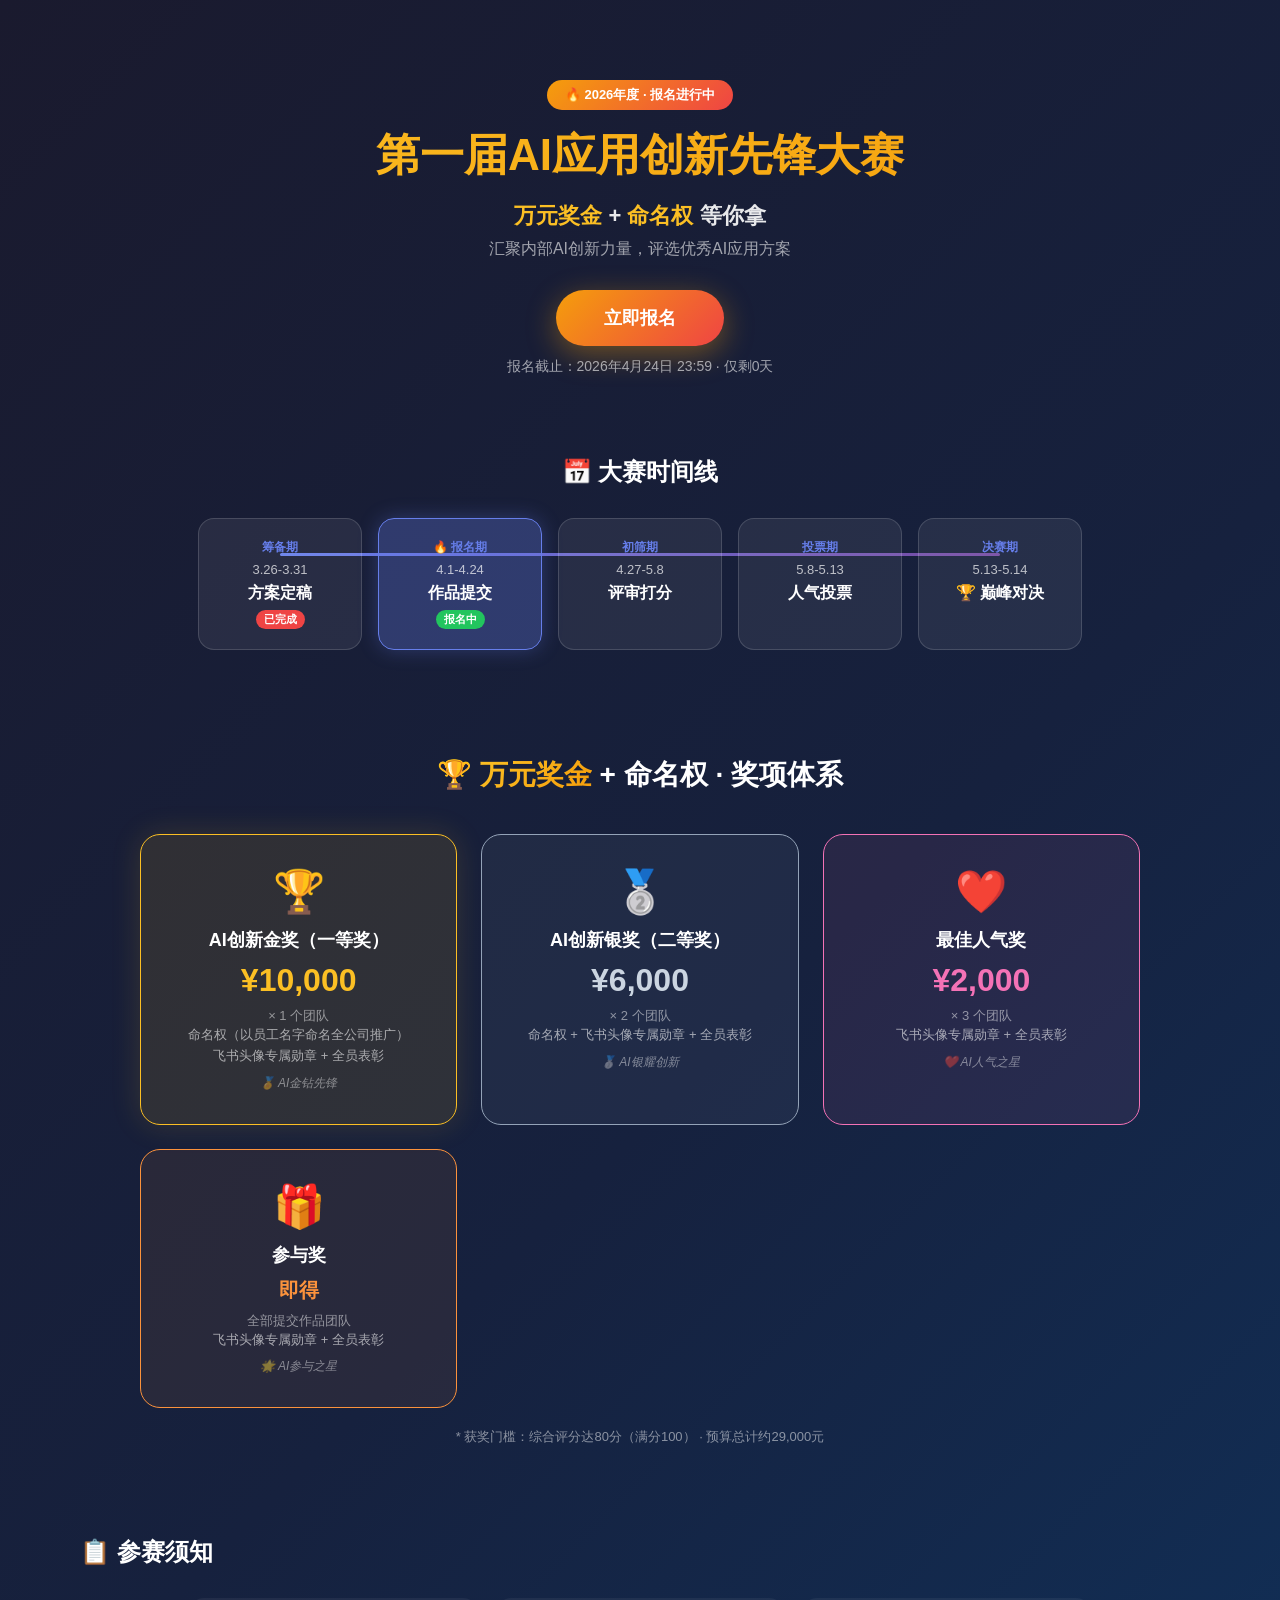
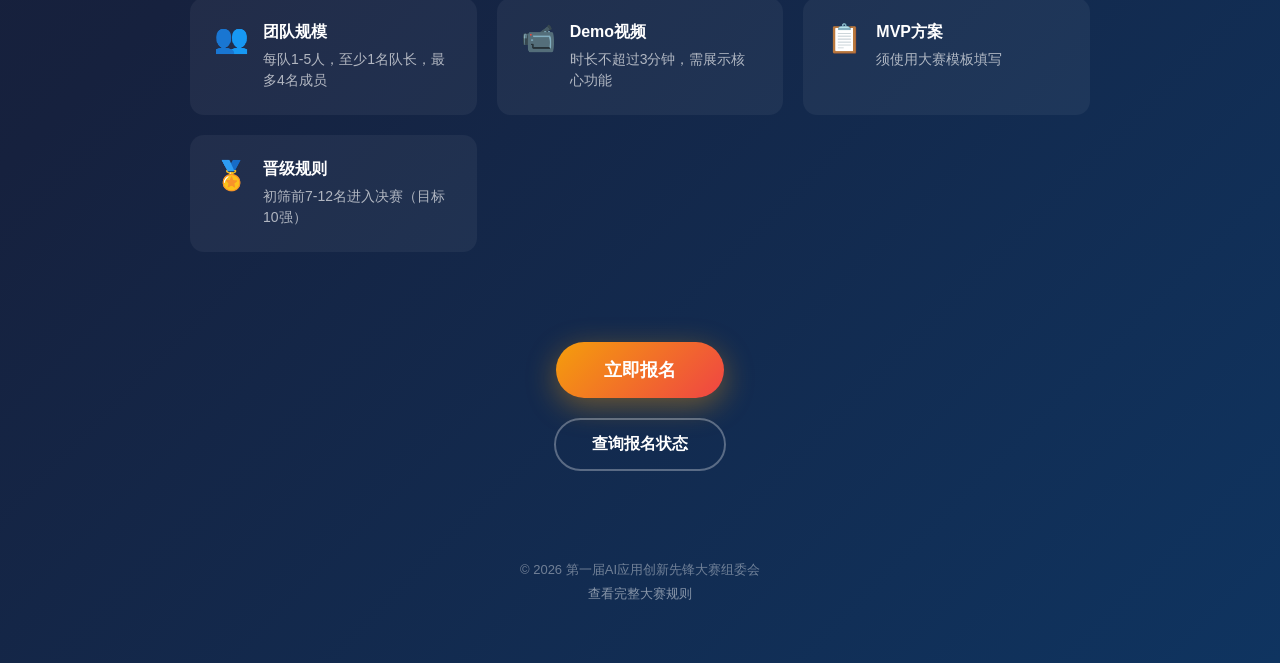
<file: index.html>
<!DOCTYPE html>
<html lang="zh-CN">
<head>
    <meta charset="UTF-8">
    <meta name="viewport" content="width=device-width, initial-scale=1.0">
    <title>第一届AI应用创新先锋大赛</title>
    <style>
        * { margin: 0; padding: 0; box-sizing: border-box; }
        body {
            font-family: -apple-system, BlinkMacSystemFont, 'Segoe UI', Roboto, 'Helvetica Neue', Arial, sans-serif;
            background: linear-gradient(135deg, #1a1a2e 0%, #16213e 50%, #0f3460 100%);
            min-height: 100vh;
            color: #fff;
        }
        .container { max-width: 1200px; margin: 0 auto; padding: 20px; }

        /* Header */
        header { text-align: center; padding: 60px 20px 40px; }
        .badge { display: inline-block; background: linear-gradient(135deg, #f59e0b, #ef4444); padding: 6px 18px; border-radius: 20px; font-size: 13px; font-weight: 600; margin-bottom: 16px; animation: pulse 2s infinite; }
        @keyframes pulse { 0%,100%{opacity:1} 50%{opacity:0.7} }
        h1 { font-size: 44px; font-weight: 800; margin-bottom: 16px; background: linear-gradient(135deg, #fbbf24, #f59e0b); -webkit-background-clip: text; -webkit-text-fill-color: transparent; background-clip: text; }
        .slogan { font-size: 22px; color: rgba(255,255,255,0.9); margin-bottom: 8px; font-weight: 600; }
        .slogan span { color: #fbbf24; }
        .subtitle { font-size: 16px; color: rgba(255,255,255,0.6); margin-bottom: 30px; }
        .cta-btn { display: inline-block; padding: 16px 48px; border-radius: 30px; font-size: 18px; font-weight: 700; text-decoration: none; background: linear-gradient(135deg, #f59e0b, #ef4444); color: #fff; box-shadow: 0 8px 30px rgba(245,158,11,0.4); transition: transform 0.3s; }
        .cta-btn:hover { transform: translateY(-3px) scale(1.02); }
        .countdown { font-size: 14px; color: rgba(255,255,255,0.6); margin-top: 12px; }

        /* Timeline */
        .timeline-section { padding: 40px 20px; text-align: center; }
        .section-title { font-size: 24px; font-weight: 700; margin-bottom: 30px; color: #fff; }
        .timeline { display: flex; justify-content: center; gap: 0; flex-wrap: wrap; max-width: 900px; margin: 0 auto; position: relative; }
        .timeline::before { content:''; position: absolute; top: 35px; left: 10%; right: 10%; height: 3px; background: linear-gradient(90deg, #667eea, #764ba2); border-radius: 2px; z-index: 0; }
        .timeline-item { background: rgba(255,255,255,0.07); border: 1px solid rgba(255,255,255,0.15); border-radius: 16px; padding: 20px 24px; text-align: center; min-width: 160px; flex: 1; position: relative; z-index: 1; margin: 0 8px 16px; }
        .timeline-item.active { background: rgba(102,126,234,0.3); border-color: #667eea; box-shadow: 0 0 20px rgba(102,126,234,0.3); }
        .timeline-phase { font-size: 12px; color: #667eea; font-weight: 600; margin-bottom: 6px; }
        .timeline-date { font-size: 13px; color: rgba(255,255,255,0.7); margin-bottom: 6px; }
        .timeline-title { font-size: 16px; font-weight: 600; }
        .timeline-tag { display: inline-block; background: #ef4444; color: #fff; font-size: 11px; padding: 2px 8px; border-radius: 10px; margin-top: 6px; font-weight: 600; }
        .timeline-tag.active-tag { background: #22c55e; }

        /* Awards */
        .awards-section { padding: 50px 20px; }
        .awards-title { text-align: center; font-size: 28px; font-weight: 800; margin-bottom: 40px; }
        .awards-title span { background: linear-gradient(135deg, #fbbf24, #f59e0b); -webkit-background-clip: text; -webkit-text-fill-color: transparent; background-clip: text; }
        .awards-grid { display: grid; grid-template-columns: repeat(auto-fit, minmax(240px, 1fr)); gap: 24px; max-width: 1000px; margin: 0 auto; }
        .award-card { background: rgba(255,255,255,0.06); border: 1px solid rgba(255,255,255,0.12); border-radius: 20px; padding: 32px 24px; text-align: center; transition: transform 0.3s; }
        .award-card:hover { transform: translateY(-4px); }
        .award-card.gold { border-color: #fbbf24; background: rgba(251,191,36,0.1); box-shadow: 0 0 30px rgba(251,191,36,0.15); }
        .award-card.silver { border-color: #94a3b8; background: rgba(148,163,184,0.08); }
        .award-card.popularity { border-color: #f472b6; background: rgba(244,114,182,0.08); }
        .award-card.participation { border-color: #fb923c; background: rgba(251,146,60,0.08); }
        .award-icon { font-size: 42px; margin-bottom: 12px; }
        .award-name { font-size: 18px; font-weight: 700; margin-bottom: 10px; }
        .award-money { font-size: 32px; font-weight: 800; margin-bottom: 8px; }
        .award-card.gold .award-money { color: #fbbf24; }
        .award-card.silver .award-money { color: #cbd5e1; }
        .award-card.popularity .award-money { color: #f472b6; }
        .award-card.participation .award-money { color: #fb923c; font-size: 20px; }
        .award-reward { font-size: 13px; color: rgba(255,255,255,0.6); line-height: 1.6; }
        .award-quantity { font-size: 13px; color: rgba(255,255,255,0.5); margin-top: 6px; }
        .award-note { font-size: 12px; color: rgba(255,255,255,0.45); margin-top: 8px; font-style: italic; }

        /* Rules */
        .rules-section { padding: 40px 20px; }
        .rules-grid { display: grid; grid-template-columns: repeat(auto-fit, minmax(280px, 1fr)); gap: 20px; max-width: 900px; margin: 0 auto; }
        .rule-item { background: rgba(255,255,255,0.05); border-radius: 14px; padding: 24px; display: flex; gap: 14px; align-items: flex-start; }
        .rule-icon { font-size: 28px; flex-shrink: 0; }
        .rule-title { font-size: 16px; font-weight: 600; margin-bottom: 6px; }
        .rule-desc { font-size: 14px; color: rgba(255,255,255,0.65); line-height: 1.5; }

        /* CTA */
        .cta-section { text-align: center; padding: 50px 20px; }
        .cta-buttons { display: flex; justify-content: center; gap: 16px; flex-wrap: wrap; margin-top: 20px; }
        .btn-secondary { display: inline-block; padding: 14px 36px; border-radius: 30px; font-size: 16px; font-weight: 600; text-decoration: none; background: transparent; border: 2px solid rgba(255,255,255,0.3); color: #fff; transition: all 0.3s; }
        .btn-secondary:hover { border-color: #667eea; color: #667eea; }

        /* Footer */
        footer { text-align: center; padding: 40px 20px; color: rgba(255,255,255,0.4); font-size: 13px; }
        footer a { color: rgba(255,255,255,0.5); text-decoration: none; }
    </style>
</head>
<body>
    <div class="container">
        <!-- Header -->
        <header>
            <div class="badge">🔥 2026年度 · 报名进行中</div>
            <h1>第一届AI应用创新先锋大赛</h1>
            <p class="slogan"><span>万元奖金</span> + <span>命名权</span> 等你拿</p>
            <p class="subtitle">汇聚内部AI创新力量，评选优秀AI应用方案</p>
            <a href="register.html" class="cta-btn">立即报名</a>
            <p class="countdown">报名截止：2026年4月24日 23:59 · 仅剩<span id="daysLeft">--</span>天</p>
        </header>

        <!-- Timeline -->
        <section class="timeline-section">
            <h2 class="section-title">📅 大赛时间线</h2>
            <div class="timeline">
                <div class="timeline-item">
                    <div class="timeline-phase">筹备期</div>
                    <div class="timeline-date">3.26-3.31</div>
                    <div class="timeline-title">方案定稿</div>
                    <div class="timeline-tag">已完成</div>
                </div>
                <div class="timeline-item active">
                    <div class="timeline-phase">🔥 报名期</div>
                    <div class="timeline-date">4.1-4.24</div>
                    <div class="timeline-title">作品提交</div>
                    <div class="timeline-tag active-tag">报名中</div>
                </div>
                <div class="timeline-item">
                    <div class="timeline-phase">初筛期</div>
                    <div class="timeline-date">4.27-5.8</div>
                    <div class="timeline-title">评审打分</div>
                </div>
                <div class="timeline-item">
                    <div class="timeline-phase">投票期</div>
                    <div class="timeline-date">5.8-5.13</div>
                    <div class="timeline-title">人气投票</div>
                </div>
                <div class="timeline-item">
                    <div class="timeline-phase">决赛期</div>
                    <div class="timeline-date">5.13-5.14</div>
                    <div class="timeline-title">🏆 巅峰对决</div>
                </div>
            </div>
        </section>

        <!-- Awards -->
        <section class="awards-section">
            <h2 class="awards-title">🏆 <span>万元奖金</span> + 命名权 · 奖项体系</h2>
            <div class="awards-grid">
                <div class="award-card gold">
                    <div class="award-icon">🏆</div>
                    <div class="award-name">AI创新金奖（一等奖）</div>
                    <div class="award-money">¥10,000</div>
                    <div class="award-quantity">× 1 个团队</div>
                    <div class="award-reward">命名权（以员工名字命名全公司推广）<br>飞书头像专属勋章 + 全员表彰</div>
                    <div class="award-note">🏅 AI金钻先锋</div>
                </div>
                <div class="award-card silver">
                    <div class="award-icon">🥈</div>
                    <div class="award-name">AI创新银奖（二等奖）</div>
                    <div class="award-money">¥6,000</div>
                    <div class="award-quantity">× 2 个团队</div>
                    <div class="award-reward">命名权 + 飞书头像专属勋章 + 全员表彰</div>
                    <div class="award-note">🥈 AI银耀创新</div>
                </div>
                <div class="award-card popularity">
                    <div class="award-icon">❤️</div>
                    <div class="award-name">最佳人气奖</div>
                    <div class="award-money">¥2,000</div>
                    <div class="award-quantity">× 3 个团队</div>
                    <div class="award-reward">飞书头像专属勋章 + 全员表彰</div>
                    <div class="award-note">❤️ AI人气之星</div>
                </div>
                <div class="award-card participation">
                    <div class="award-icon">🎁</div>
                    <div class="award-name">参与奖</div>
                    <div class="award-money">即得</div>
                    <div class="award-quantity">全部提交作品团队</div>
                    <div class="award-reward">飞书头像专属勋章 + 全员表彰</div>
                    <div class="award-note">🌟 AI参与之星</div>
                </div>
            </div>
            <p style="text-align:center; margin-top: 20px; font-size: 13px; color: rgba(255,255,255,0.5);">
                * 获奖门槛：综合评分达80分（满分100） · 预算总计约29,000元
            </p>
        </section>

        <!-- Rules -->
        <section class="rules-section">
            <h2 class="section-title">📋 参赛须知</h2>
            <div class="rules-grid">
                <div class="rule-item">
                    <div class="rule-icon">👥</div>
                    <div>
                        <div class="rule-title">团队规模</div>
                        <div class="rule-desc">每队1-5人，至少1名队长，最多4名成员</div>
                    </div>
                </div>
                <div class="rule-item">
                    <div class="rule-icon">📹</div>
                    <div>
                        <div class="rule-title">Demo视频</div>
                        <div class="rule-desc">时长不超过3分钟，需展示核心功能</div>
                    </div>
                </div>
                <div class="rule-item">
                    <div class="rule-icon">📋</div>
                    <div>
                        <div class="rule-title">MVP方案</div>
                        <div class="rule-desc">须使用大赛模板填写</div>
                    </div>
                </div>
                <div class="rule-item">
                    <div class="rule-icon">🏅</div>
                    <div>
                        <div class="rule-title">晋级规则</div>
                        <div class="rule-desc">初筛前7-12名进入决赛（目标10强）</div>
                    </div>
                </div>
            </div>
        </section>

        <!-- CTA -->
        <section class="cta-section">
            <a href="register.html" class="cta-btn">立即报名</a>
            <div class="cta-buttons">
                <a href="status.html" class="btn-secondary">查询报名状态</a>
            </div>
        </section>

        <footer>
            <p>© 2026 第一届AI应用创新先锋大赛组委会</p>
            <p style="margin-top:6px;"><a href="https://www.feishu.cn/docx/KZYNdGGPnoaiNfxXM1ycy3xan6g">查看完整大赛规则</a></p>
        </footer>
    </div>

    <script>
        // 倒计时
        const end = new Date('2026-04-24T23:59:59+08:00');
        const now = new Date();
        const diff = Math.ceil((end - now) / (1000 * 60 * 60 * 24));
        document.getElementById('daysLeft').textContent = Math.max(0, diff);
    </script>
</body>
</html>
</file>
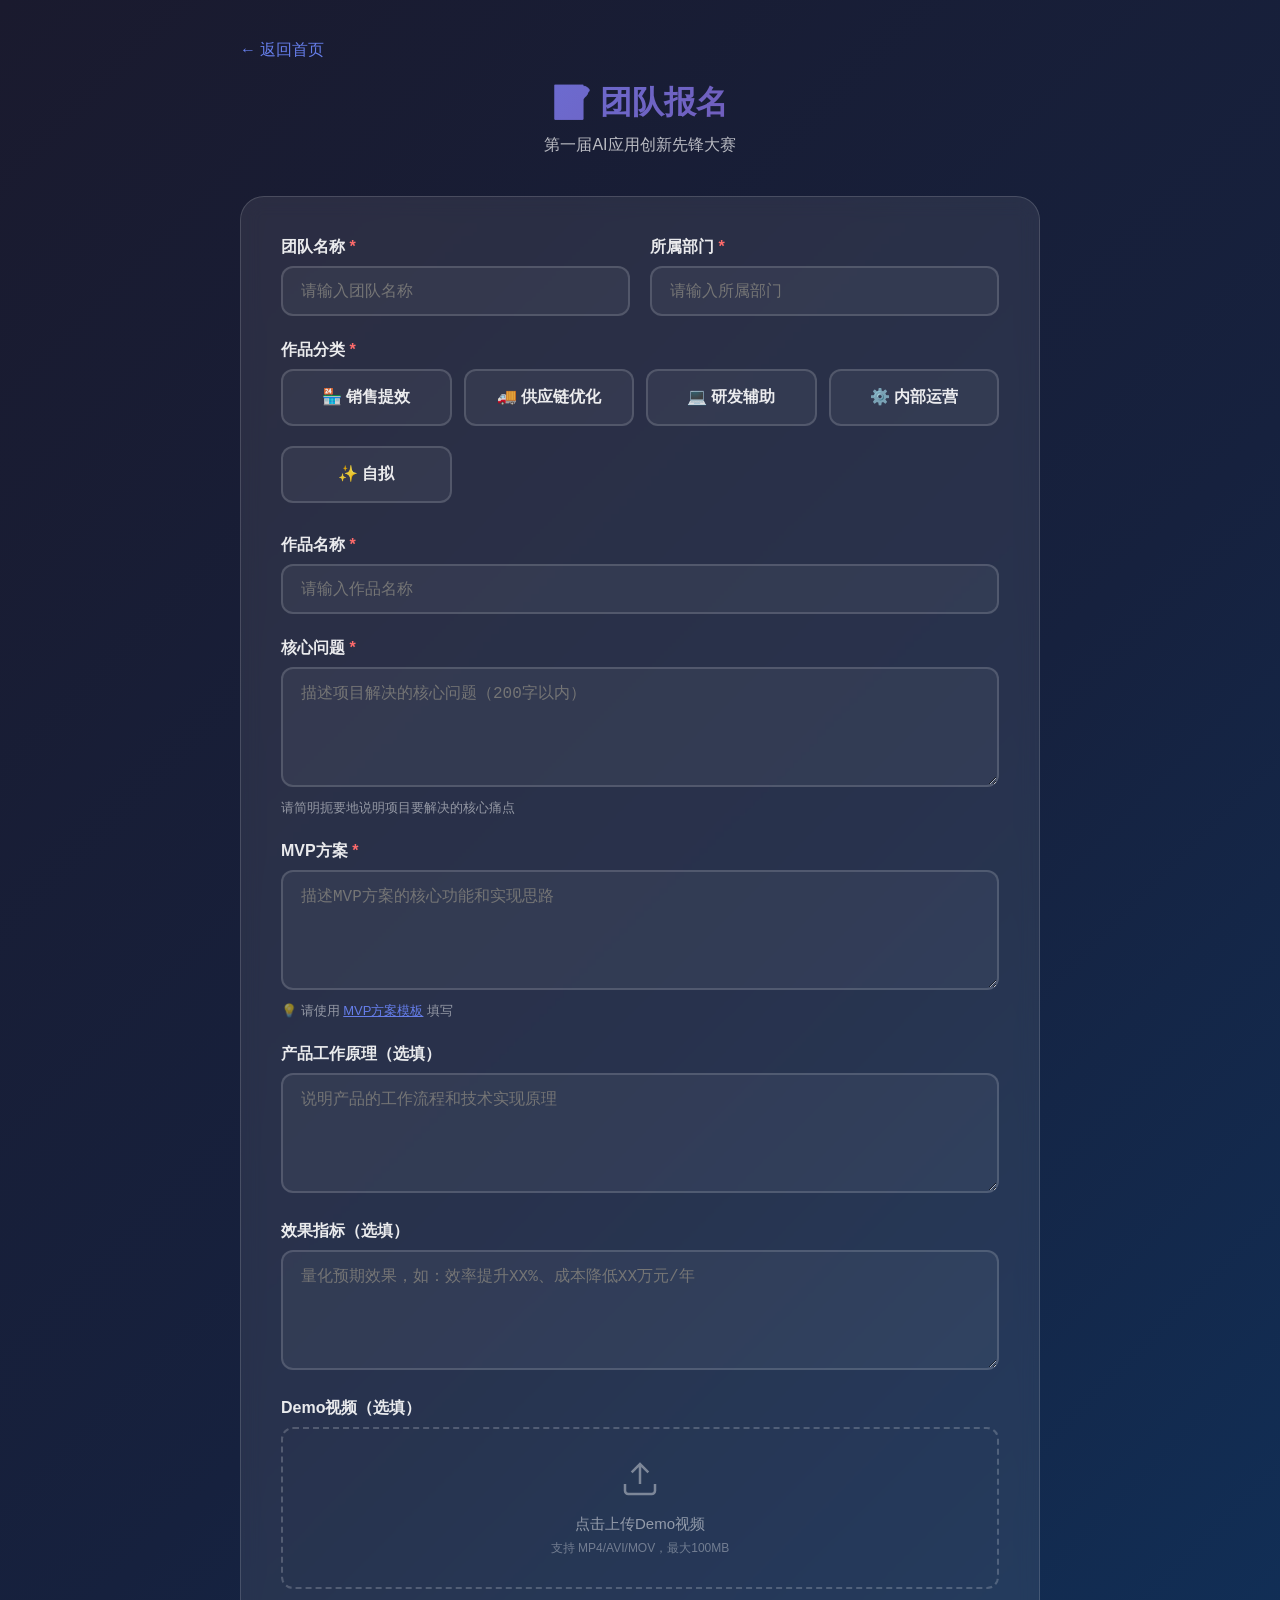
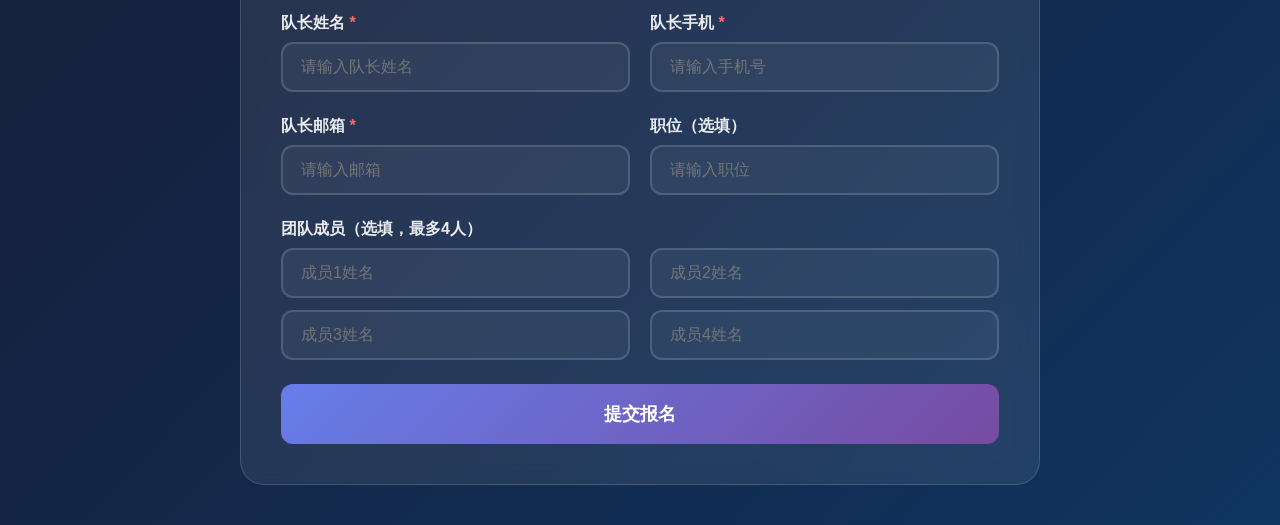
<file: register.html>
<!DOCTYPE html>
<html lang="zh-CN">
<head>
    <meta charset="UTF-8">
    <meta name="viewport" content="width=device-width, initial-scale=1.0">
    <title>团队报名 - AI应用创新先锋大赛</title>
    <style>
        * {
            margin: 0;
            padding: 0;
            box-sizing: border-box;
        }
        body {
            font-family: -apple-system, BlinkMacSystemFont, 'Segoe UI', Roboto, 'Helvetica Neue', Arial, sans-serif;
            background: linear-gradient(135deg, #1a1a2e 0%, #16213e 50%, #0f3460 100%);
            min-height: 100vh;
            color: #fff;
            padding: 40px 20px;
        }
        .container {
            max-width: 800px;
            margin: 0 auto;
        }
        header {
            text-align: center;
            margin-bottom: 40px;
        }
        h1 {
            font-size: 32px;
            margin-bottom: 10px;
            background: linear-gradient(135deg, #667eea 0%, #764ba2 100%);
            -webkit-background-clip: text;
            -webkit-text-fill-color: transparent;
            background-clip: text;
        }
        .subtitle {
            color: rgba(255,255,255,0.7);
        }
        .back-link {
            color: #667eea;
            text-decoration: none;
            display: inline-flex;
            align-items: center;
            gap: 5px;
            margin-bottom: 20px;
        }
        .form-card {
            background: rgba(255,255,255,0.08);
            backdrop-filter: blur(10px);
            border: 1px solid rgba(255,255,255,0.15);
            border-radius: 24px;
            padding: 40px;
        }
        .form-group {
            margin-bottom: 24px;
        }
        label {
            display: block;
            font-weight: 600;
            margin-bottom: 8px;
            color: rgba(255,255,255,0.9);
        }
        label .required {
            color: #ff6b6b;
        }
        input, select, textarea {
            width: 100%;
            padding: 14px 18px;
            border: 2px solid rgba(255,255,255,0.15);
            border-radius: 12px;
            background: rgba(255,255,255,0.05);
            color: #fff;
            font-size: 16px;
            transition: border-color 0.3s;
        }
        input:focus, select:focus, textarea:focus {
            outline: none;
            border-color: #667eea;
        }
        textarea {
            min-height: 120px;
            resize: vertical;
        }
        .form-row {
            display: grid;
            grid-template-columns: 1fr 1fr;
            gap: 20px;
        }
        @media (max-width: 600px) {
            .form-row {
                grid-template-columns: 1fr;
            }
        }
        .category-options {
            display: grid;
            grid-template-columns: repeat(auto-fit, minmax(150px, 1fr));
            gap: 12px;
        }
        .category-option {
            background: rgba(255,255,255,0.05);
            border: 2px solid rgba(255,255,255,0.15);
            border-radius: 12px;
            padding: 16px;
            text-align: center;
            cursor: pointer;
            transition: all 0.3s;
        }
        .category-option:hover {
            border-color: #667eea;
        }
        .category-option input {
            display: none;
        }
        .category-option.selected {
            background: rgba(102, 126, 234, 0.2);
            border-color: #667eea;
        }
        .btn-submit {
            width: 100%;
            padding: 18px;
            background: linear-gradient(135deg, #667eea 0%, #764ba2 100%);
            border: none;
            border-radius: 12px;
            color: #fff;
            font-size: 18px;
            font-weight: 600;
            cursor: pointer;
            transition: transform 0.3s, box-shadow 0.3s;
        }
        .btn-submit:hover {
            transform: translateY(-2px);
            box-shadow: 0 10px 30px rgba(102, 126, 234, 0.4);
        }
        .note {
            font-size: 13px;
            color: rgba(255,255,255,0.5);
            margin-top: 8px;
        }
        .upload-area {
            border: 2px dashed rgba(255,255,255,0.2);
            border-radius: 12px;
            padding: 30px 20px;
            text-align: center;
            cursor: pointer;
            transition: border-color 0.3s, background 0.3s;
            position: relative;
        }
        .upload-area:hover {
            border-color: #667eea;
            background: rgba(102,126,234,0.05);
        }
        .upload-area.drag-over {
            border-color: #667eea;
            background: rgba(102,126,234,0.1);
        }
        .upload-placeholder {
            color: rgba(255,255,255,0.5);
        }
        .upload-placeholder svg {
            margin-bottom: 8px;
            color: rgba(255,255,255,0.4);
        }
        .upload-placeholder p {
            margin: 4px 0;
            font-size: 15px;
        }
        .upload-placeholder span {
            font-size: 12px;
            opacity: 0.7;
        }
        .upload-success {
            display: flex;
            align-items: center;
            gap: 10px;
            justify-content: center;
            color: #667eea;
            font-size: 14px;
        }
        .file-icon { font-size: 20px; }
        .remove-file {
            background: rgba(255,255,255,0.1);
            border: none;
            border-radius: 50%;
            color: rgba(255,255,255,0.6);
            width: 24px;
            height: 24px;
            cursor: pointer;
            font-size: 16px;
            line-height: 24px;
            transition: background 0.2s;
        }
        .remove-file:hover {
            background: rgba(255,100,100,0.3);
            color: #ff6b6b;
        }
        /* 成功提示弹窗 */
        .modal-overlay {
            display: none;
            position: fixed;
            top: 0; left: 0; right: 0; bottom: 0;
            background: rgba(0,0,0,0.6);
            backdrop-filter: blur(4px);
            z-index: 9999;
            align-items: center;
            justify-content: center;
        }
        .modal-overlay.show { display: flex; }
        .modal-card {
            background: linear-gradient(135deg, #1a1a2e 0%, #16213e 100%);
            border: 1px solid rgba(102,126,234,0.4);
            border-radius: 24px;
            padding: 40px;
            max-width: 420px;
            width: 90%;
            text-align: center;
            box-shadow: 0 20px 60px rgba(102,126,234,0.3);
            animation: modalIn 0.3s ease;
        }
        @keyframes modalIn {
            from { opacity: 0; transform: scale(0.9); }
            to { opacity: 1; transform: scale(1); }
        }
        .modal-icon {
            font-size: 56px;
            margin-bottom: 16px;
        }
        .modal-title {
            font-size: 22px;
            font-weight: 700;
            background: linear-gradient(135deg, #667eea, #764ba2);
            -webkit-background-clip: text;
            -webkit-text-fill-color: transparent;
            margin-bottom: 12px;
        }
        .modal-info {
            color: rgba(255,255,255,0.75);
            font-size: 15px;
            line-height: 1.7;
            margin-bottom: 24px;
        }
        .modal-btn {
            background: linear-gradient(135deg, #667eea, #764ba2);
            border: none;
            border-radius: 12px;
            color: #fff;
            font-size: 16px;
            font-weight: 600;
            padding: 14px 40px;
            cursor: pointer;
            transition: transform 0.2s, box-shadow 0.2s;
        }
        .modal-btn:hover {
            transform: translateY(-2px);
            box-shadow: 0 8px 24px rgba(102,126,234,0.4);
        }
    </style>
</head>
<body>
    <div class="container">
        <a href="index.html" class="back-link">← 返回首页</a>
        
        <header>
            <h1>📝 团队报名</h1>
            <p class="subtitle">第一届AI应用创新先锋大赛</p>
        </header>

        <div class="form-card">
            <form id="registerForm">
                <div class="form-row">
                    <div class="form-group">
                        <label>团队名称 <span class="required">*</span></label>
                        <input type="text" name="teamName" required placeholder="请输入团队名称">
                    </div>
                    <div class="form-group">
                        <label>所属部门 <span class="required">*</span></label>
                        <input type="text" name="department" required placeholder="请输入所属部门">
                    </div>
                </div>

                <div class="form-group">
                    <label>作品分类 <span class="required">*</span></label>
                    <div class="category-options">
                        <label class="category-option">
                            <input type="radio" name="category" value="sales" required>
                            <div>🏪 销售提效</div>
                        </label>
                        <label class="category-option">
                            <input type="radio" name="category" value="supply">
                            <div>🚚 供应链优化</div>
                        </label>
                        <label class="category-option">
                            <input type="radio" name="category" value="rd">
                            <div>💻 研发辅助</div>
                        </label>
                        <label class="category-option">
                            <input type="radio" name="category" value="operation">
                            <div>⚙️ 内部运营</div>
                        </label>
                        <label class="category-option">
                            <input type="radio" name="category" value="custom">
                            <div>✨ 自拟</div>
                        </label>
                    </div>
                </div>

                <div class="form-group">
                    <label>作品名称 <span class="required">*</span></label>
                    <input type="text" name="projectName" required placeholder="请输入作品名称">
                </div>

                <div class="form-group">
                    <label>核心问题 <span class="required">*</span></label>
                    <textarea name="problem" required placeholder="描述项目解决的核心问题（200字以内）"></textarea>
                    <div class="note">请简明扼要地说明项目要解决的核心痛点</div>
                </div>

                <div class="form-group">
                    <label>MVP方案 <span class="required">*</span></label>
                    <textarea name="mvp" required placeholder="描述MVP方案的核心功能和实现思路"></textarea>
                    <div class="note">
                        💡 请使用 <a href="https://f1l5e2ythy.feishu.cn/sync/VFLRdZuFEsjFotbRwkXckpEendg" target="_blank" style="color:#667eea;">MVP方案模板</a> 填写
                    </div>
                </div>

                <div class="form-group">
                    <label>产品工作原理（选填）</label>
                    <textarea name="productPrinciple" placeholder="说明产品的工作流程和技术实现原理"></textarea>
                </div>

                <div class="form-group">
                    <label>效果指标（选填）</label>
                    <textarea name="effectMetrics" placeholder="量化预期效果，如：效率提升XX%、成本降低XX万元/年"></textarea>
                </div>

                <div class="form-group">
                    <label>Demo视频（选填）</label>
                    <div class="upload-area" id="demoUploadArea">
                        <input type="file" id="demoFile" name="demoFile" accept="video/*" style="display:none">
                        <div class="upload-placeholder" id="demoPlaceholder">
                            <svg width="40" height="40" viewBox="0 0 24 24" fill="none" stroke="currentColor" stroke-width="1.5">
                                <path d="M21 15v4a2 2 0 0 1-2 2H5a2 2 0 0 1-2-2v-4M17 8l-5-5-5 5M12 3v12"/>
                            </svg>
                            <p>点击上传Demo视频</p>
                            <span>支持 MP4/AVI/MOV，最大100MB</span>
                        </div>
                        <div class="upload-success" id="demoSuccess" style="display:none">
                            <span class="file-icon">🎬</span>
                            <span id="demoFileName">文件已上传</span>
                            <button type="button" class="remove-file" id="removeDemo">×</button>
                        </div>
                    </div>
                </div>

                <div class="form-row">
                    <div class="form-group">
                        <label>队长姓名 <span class="required">*</span></label>
                        <input type="text" name="leaderName" required placeholder="请输入队长姓名">
                    </div>
                    <div class="form-group">
                        <label>队长手机 <span class="required">*</span></label>
                        <input type="tel" name="leaderPhone" required placeholder="请输入手机号">
                    </div>
                </div>

                <div class="form-row">
                    <div class="form-group">
                        <label>队长邮箱 <span class="required">*</span></label>
                        <input type="email" name="leaderEmail" required placeholder="请输入邮箱">
                    </div>
                    <div class="form-group">
                        <label>职位（选填）</label>
                        <input type="text" name="leaderTitle" placeholder="请输入职位">
                    </div>
                </div>

                <div class="form-group">
                    <label>团队成员（选填，最多4人）</label>
                    <div class="form-row">
                        <input type="text" name="member1" placeholder="成员1姓名">
                        <input type="text" name="member2" placeholder="成员2姓名">
                    </div>
                    <div class="form-row" style="margin-top: 12px;">
                        <input type="text" name="member3" placeholder="成员3姓名">
                        <input type="text" name="member4" placeholder="成员4姓名">
                    </div>
                </div>

                <button type="submit" class="btn-submit">提交报名</button>
            </form>
        </div>
    </div>

    <!-- 成功提示弹窗 -->
    <div class="modal-overlay" id="successModal">
        <div class="modal-card">
            <div class="modal-icon">🎉</div>
            <div class="modal-title">报名成功！</div>
            <div class="modal-info" id="modalInfo"></div>
            <button class="modal-btn" onclick="closeModal()">好的</button>
        </div>
    </div>

    <script>
        const API_BASE = 'https://ai-competition-api.janesmitheer.workers.dev';
        let uploadedDemoFileName = '';

        // 分类选项选中效果
        document.querySelectorAll('.category-option').forEach(option => {
            option.addEventListener('click', () => {
                document.querySelectorAll('.category-option').forEach(o => o.classList.remove('selected'));
                option.classList.add('selected');
            });
        });

        // Demo视频上传处理
        const demoUploadArea = document.getElementById('demoUploadArea');
        const demoFile = document.getElementById('demoFile');
        const demoPlaceholder = document.getElementById('demoPlaceholder');
        const demoSuccess = document.getElementById('demoSuccess');
        const demoFileName = document.getElementById('demoFileName');
        const removeDemo = document.getElementById('removeDemo');

        if (demoUploadArea) {
            demoUploadArea.addEventListener('click', (e) => {
                if (e.target !== removeDemo) {
                    demoFile.click();
                }
            });

            demoFile.addEventListener('change', () => {
                if (demoFile.files[0]) {
                    handleDemoFile(demoFile.files[0]);
                }
            });

            removeDemo.addEventListener('click', (e) => {
                e.stopPropagation();
                demoFile.value = '';
                uploadedDemoFileName = '';
                demoPlaceholder.style.display = 'block';
                demoSuccess.style.display = 'none';
            });
        }

        function handleDemoFile(file) {
            // 验证文件大小（100MB）
            if (file.size > 100 * 1024 * 1024) {
                alert('文件大小不能超过100MB');
                return;
            }
            // 验证文件类型
            if (!file.name.match(/\.(mp4|avi|mov|wmv|flv)$/i)) {
                alert('只支持 MP4/AVI/MOV/WMV/FLV 格式');
                return;
            }
            uploadedDemoFileName = file.name;
            demoPlaceholder.style.display = 'none';
            demoSuccess.style.display = 'flex';
            demoFileName.textContent = file.name;
        }

        // 弹窗关闭
        function closeModal() {
            document.getElementById('successModal').classList.remove('show');
        }

        // 点击遮罩关闭
        document.getElementById('successModal').addEventListener('click', (e) => {
            if (e.target === document.getElementById('successModal')) {
                closeModal();
            }
        });

        // ESC键关闭
        document.addEventListener('keydown', (e) => {
            if (e.key === 'Escape') closeModal();
        });

        // 表单提交
        document.getElementById('registerForm').addEventListener('submit', async (e) => {
            e.preventDefault();
            const form = e.target;
            const submitBtn = form.querySelector('.btn-submit');
            const originalText = submitBtn.textContent;

            // 验证手机号
            const phone = form.leaderPhone.value;
            if (!/^1[3-9]\d{9}$/.test(phone)) {
                alert('请输入正确的11位手机号');
                return;
            }

            // 验证邮箱
            const email = form.leaderEmail.value;
            if (!/^[^\s@]+@[^\s@]+\.[^\s@]+$/.test(email)) {
                alert('请输入正确的邮箱地址');
                return;
            }

            // 显示加载状态
            submitBtn.disabled = true;
            submitBtn.textContent = '提交中...';

            const formData = new FormData(form);
            const data = Object.fromEntries(formData.entries());

            // 构造 API 请求体
            const categoryMap = { sales: '销售提效', supply: '供应链优化', rd: '研发辅助', operation: '内部运营', custom: '自拟' };
            const nowMs = Date.now();
            const payload = {
                '团队名称': data.teamName,
                '所属部门': data.department || '',
                '作品分类': categoryMap[data.category] || '',
                '作品名称': data.projectName,
                '核心问题': data.problem || '',
                'MVP方案': data.mvp || '',
                '效果指标': data.effectMetrics || '',
                '产品工作原理': data.productPrinciple || '',
                '队长': data.leaderName,
                '队长手机': data.leaderPhone,
                '队长邮箱': data.leaderEmail,
                '职位': data.leaderTitle || '',
                '成员1': data.member1 || '',
                '成员2': data.member2 || '',
                '成员3': data.member3 || '',
                '成员4': data.member4 || '',
                '报名时间': nowMs,
            };

            try {
                let response;
                if (demoFile.files[0]) {
                    // 有文件：用 multipart/form-data 发送
                    const fd = new FormData();
                    fd.append('json', JSON.stringify(payload));
                    fd.append('demoVideo', demoFile.files[0]);
                    response = await fetch(`${API_BASE}/api/register`, {
                        method: 'POST',
                        body: fd
                    });
                } else {
                    // 无文件：用 JSON 发送
                    response = await fetch(`${API_BASE}/api/register`, {
                        method: 'POST',
                        headers: { 'Content-Type': 'application/json' },
                        body: JSON.stringify(payload)
                    });
                }

                const result = await response.json();

                if (result.success) {
                    // 显示成功弹窗（不清空输入框）
                    document.getElementById('modalInfo').innerHTML = `
                        <div style="text-align:left; background:rgba(255,255,255,0.05); padding:20px; border-radius:12px; margin-top:10px;">
                            <div style="margin-bottom:12px;"><strong>团队名称：</strong>${data.teamName}</div>
                            <div style="margin-bottom:12px;"><strong>作品名称：</strong>${data.projectName}</div>
                            <div><strong>队长：</strong>${data.leaderName}</div>
                        </div>
                        <div style="margin-top:20px; color:#28a745; font-size:14px;">✅ 请等待管理员审核</div>
                    `;
                    document.getElementById('successModal').classList.add('show');
                } else {
                    alert('提交失败：' + (result.error || '未知错误，请稍后重试'));
                }
            } catch (error) {
                console.error('提交错误:', error);
                alert('网络错误，请检查网络后重试');
            } finally {
                submitBtn.disabled = false;
                submitBtn.textContent = originalText;
            }
        });
    </script>
</body>
</html>
</file>
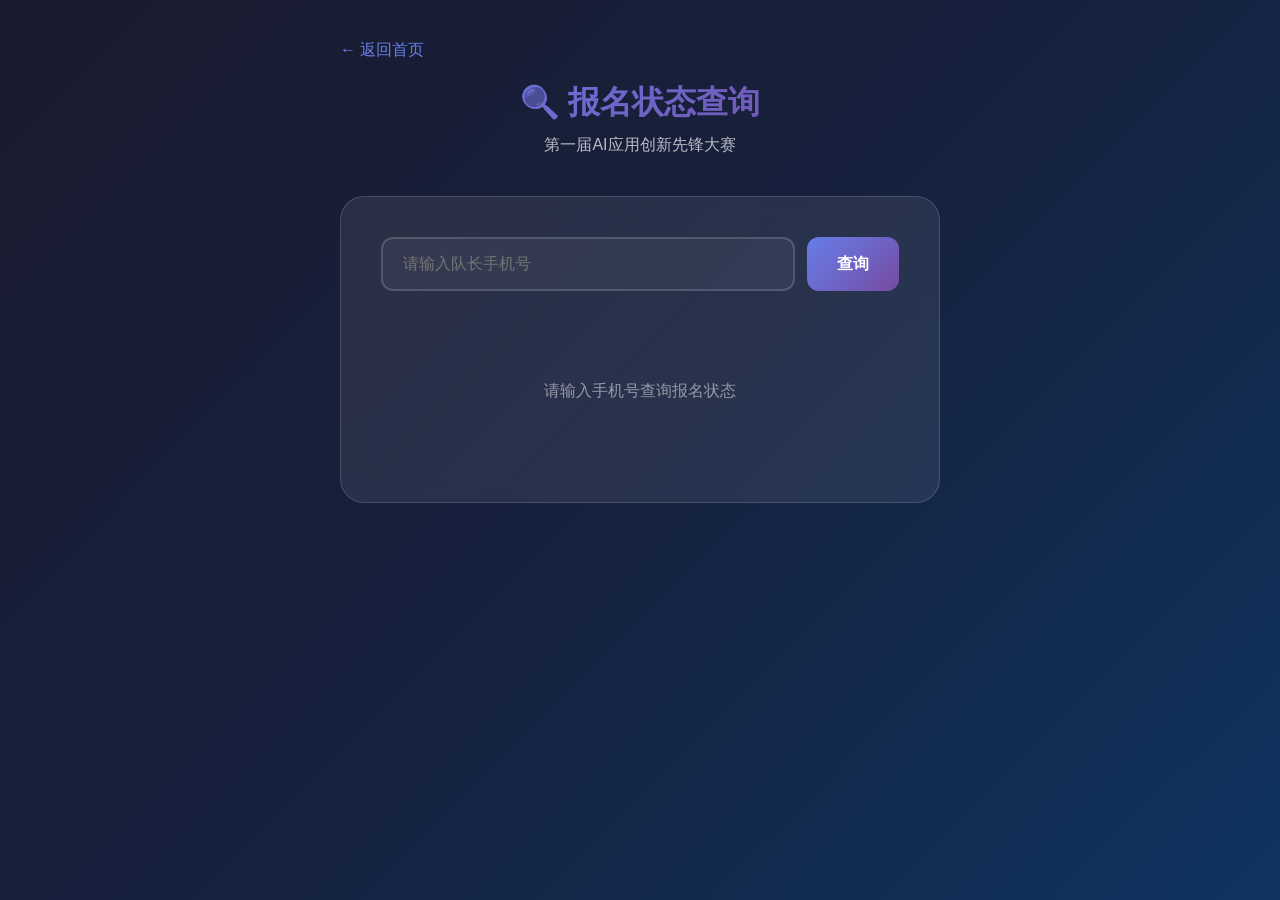
<file: status.html>
<!DOCTYPE html>
<html lang="zh-CN">
<head>
    <meta charset="UTF-8">
    <meta name="viewport" content="width=device-width, initial-scale=1.0">
    <title>报名状态查询 - AI应用创新先锋大赛</title>
    <style>
        * {
            margin: 0;
            padding: 0;
            box-sizing: border-box;
        }
        body {
            font-family: -apple-system, BlinkMacSystemFont, 'Segoe UI', Roboto, 'Helvetica Neue', Arial, sans-serif;
            background: linear-gradient(135deg, #1a1a2e 0%, #16213e 50%, #0f3460 100%);
            min-height: 100vh;
            color: #fff;
            padding: 40px 20px;
        }
        .container {
            max-width: 600px;
            margin: 0 auto;
        }
        header {
            text-align: center;
            margin-bottom: 40px;
        }
        h1 {
            font-size: 32px;
            margin-bottom: 10px;
            background: linear-gradient(135deg, #667eea 0%, #764ba2 100%);
            -webkit-background-clip: text;
            -webkit-text-fill-color: transparent;
            background-clip: text;
        }
        .subtitle {
            color: rgba(255,255,255,0.7);
        }
        .back-link {
            color: #667eea;
            text-decoration: none;
            display: inline-flex;
            align-items: center;
            gap: 5px;
            margin-bottom: 20px;
        }
        .search-card {
            background: rgba(255,255,255,0.08);
            backdrop-filter: blur(10px);
            border: 1px solid rgba(255,255,255,0.15);
            border-radius: 24px;
            padding: 40px;
            text-align: center;
        }
        .search-form {
            display: flex;
            gap: 12px;
            margin-bottom: 30px;
        }
        input {
            flex: 1;
            padding: 16px 20px;
            border: 2px solid rgba(255,255,255,0.15);
            border-radius: 12px;
            background: rgba(255,255,255,0.05);
            color: #fff;
            font-size: 16px;
        }
        input:focus {
            outline: none;
            border-color: #667eea;
        }
        button {
            padding: 16px 30px;
            background: linear-gradient(135deg, #667eea 0%, #764ba2 100%);
            border: none;
            border-radius: 12px;
            color: #fff;
            font-size: 16px;
            font-weight: 600;
            cursor: pointer;
            transition: transform 0.3s;
        }
        button:hover {
            transform: translateY(-2px);
        }
        .result-card {
            display: none;
            background: rgba(255,255,255,0.05);
            border: 1px solid rgba(255,255,255,0.1);
            border-radius: 16px;
            padding: 30px;
            margin-top: 30px;
            text-align: left;
        }
        .result-card.show {
            display: block;
        }
        .status-badge {
            display: inline-block;
            padding: 6px 16px;
            border-radius: 20px;
            font-size: 14px;
            font-weight: 600;
            margin-bottom: 20px;
        }
        .status-pending {
            background: rgba(255, 193, 7, 0.2);
            color: #ffc107;
        }
        .status-approved {
            background: rgba(40, 167, 69, 0.2);
            color: #28a745;
        }
        .status-rejected {
            background: rgba(220, 53, 69, 0.2);
            color: #dc3545;
        }
        .info-grid {
            display: grid;
            gap: 16px;
        }
        .info-item {
            display: flex;
            justify-content: space-between;
            padding: 12px 0;
            border-bottom: 1px solid rgba(255,255,255,0.1);
        }
        .info-label {
            color: rgba(255,255,255,0.6);
        }
        .info-value {
            font-weight: 600;
        }
        .placeholder {
            text-align: center;
            padding: 60px 20px;
            color: rgba(255,255,255,0.5);
        }
    </style>
</head>
<body>
    <div class="container">
        <a href="index.html" class="back-link">← 返回首页</a>
        
        <header>
            <h1>🔍 报名状态查询</h1>
            <p class="subtitle">第一届AI应用创新先锋大赛</p>
        </header>

        <div class="search-card">
            <div class="search-form">
                <input type="tel" id="phoneInput" placeholder="请输入队长手机号">
                <button onclick="searchStatus()">查询</button>
            </div>

            <div id="placeholder" class="placeholder">
                请输入手机号查询报名状态
            </div>

            <div id="result" class="result-card">
                <span id="statusBadge" class="status-badge">待审核</span>
                <div class="info-grid">
                    <div class="info-item">
                        <span class="info-label">团队名称</span>
                        <span id="teamName" class="info-value">-</span>
                    </div>
                    <div class="info-item">
                        <span class="info-label">作品名称</span>
                        <span id="projectName" class="info-value">-</span>
                    </div>
                    <div class="info-item">
                        <span class="info-label">报名时间</span>
                        <span id="submitTime" class="info-value">-</span>
                    </div>
                    <div class="info-item">
                        <span class="info-label">审核时间</span>
                        <span id="reviewTime" class="info-value">-</span>
                    </div>
                </div>
            </div>
        </div>
    </div>

    <script>
        function searchStatus() {
            const phone = document.getElementById('phoneInput').value.trim();
            if (!phone) {
                alert('请输入手机号');
                return;
            }
            
            // TODO: 调用后端API查询
            // 暂时显示示例数据
            document.getElementById('placeholder').style.display = 'none';
            document.getElementById('result').classList.add('show');
            
            document.getElementById('teamName').textContent = '示例团队';
            document.getElementById('projectName').textContent = 'AI智能助手';
            document.getElementById('submitTime').textContent = '2026-04-01 14:30';
            document.getElementById('reviewTime').textContent = '-';
            
            document.getElementById('statusBadge').textContent = '待审核';
            document.getElementById('statusBadge').className = 'status-badge status-pending';
        }
    </script>
</body>
</html>
</file>
